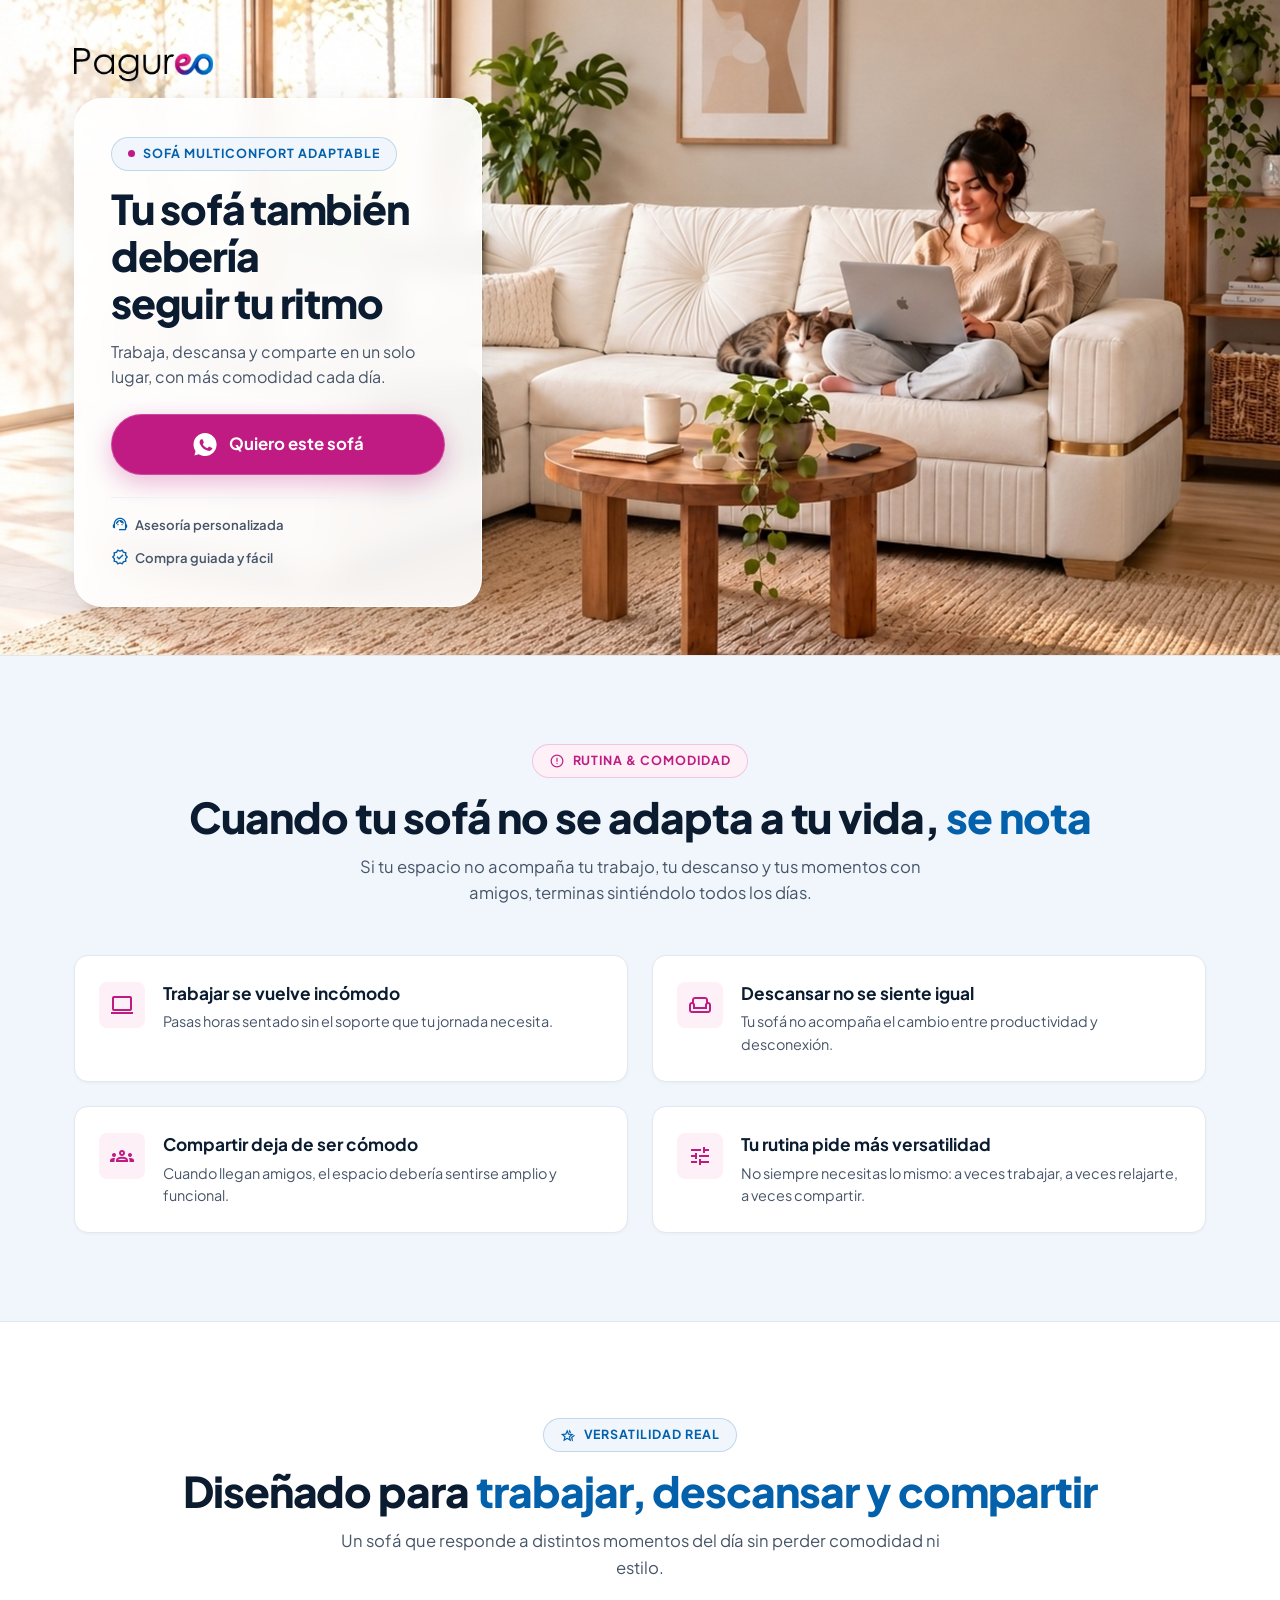
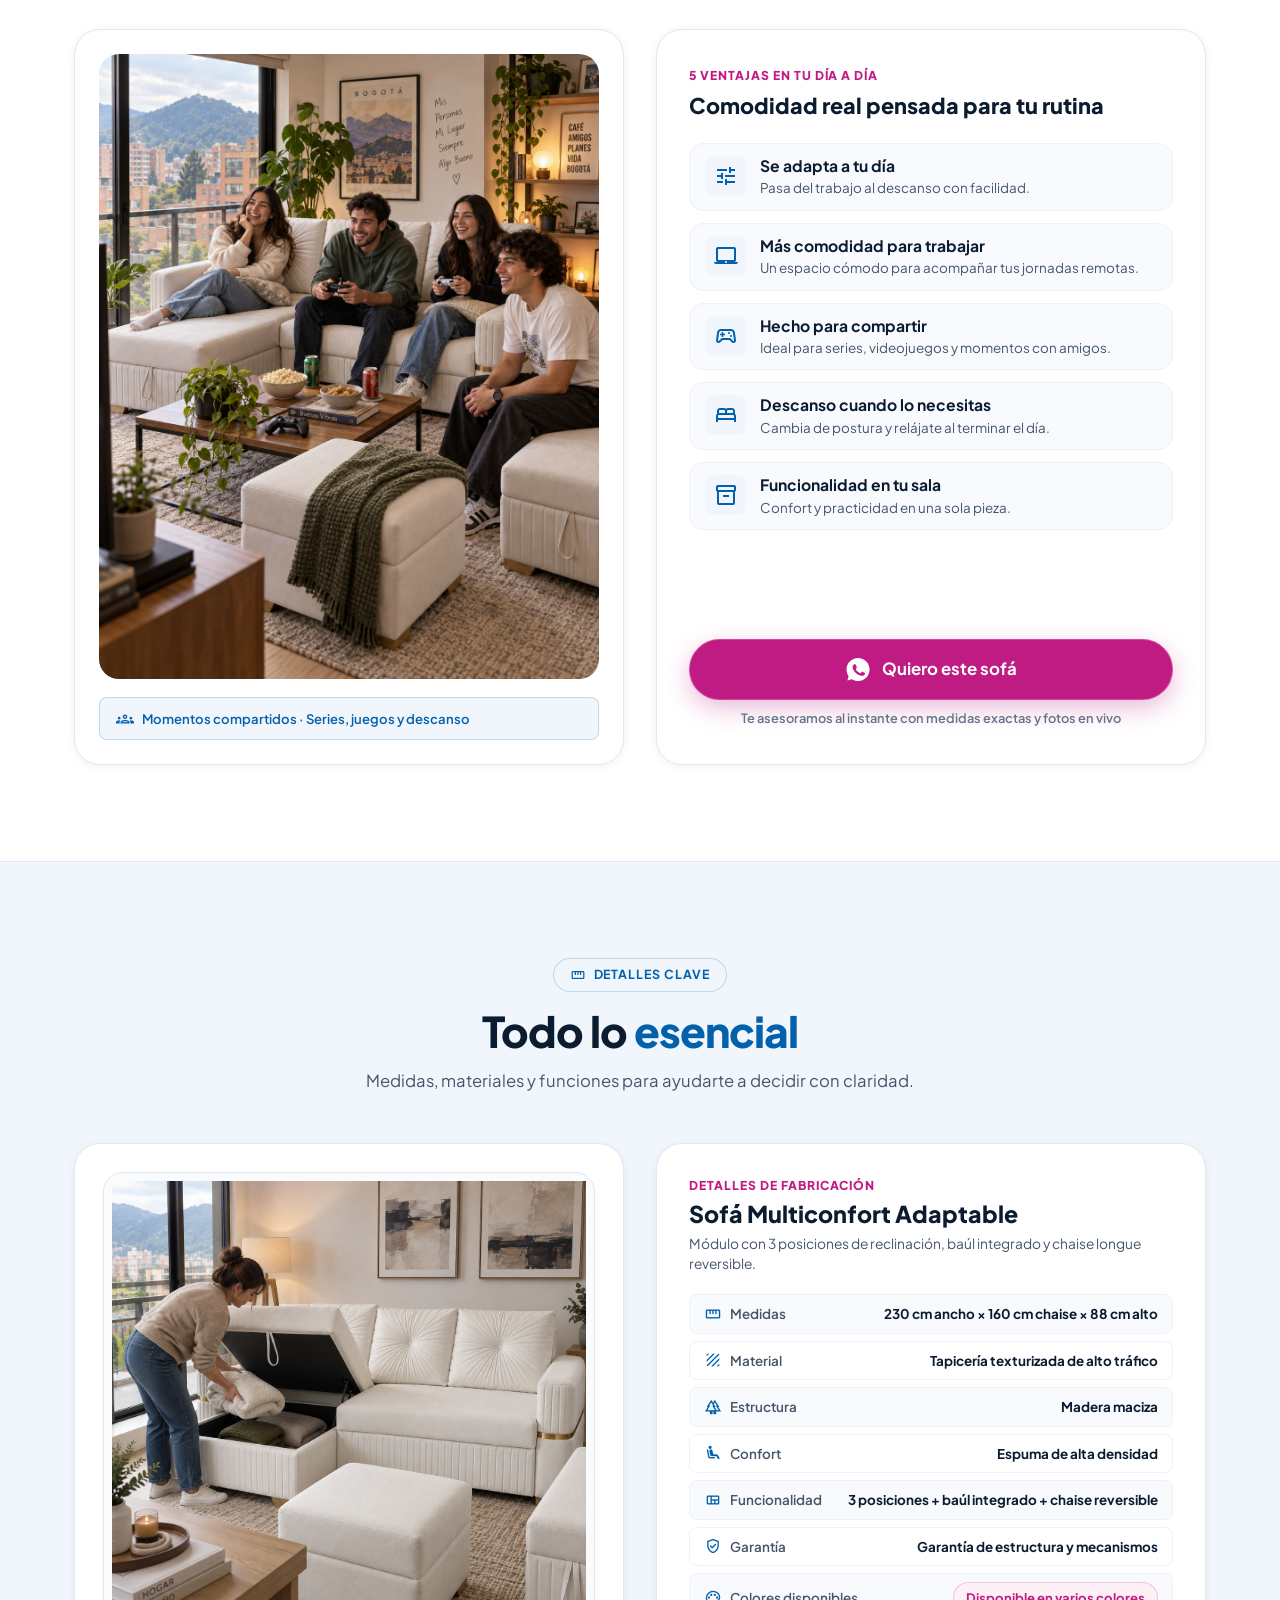
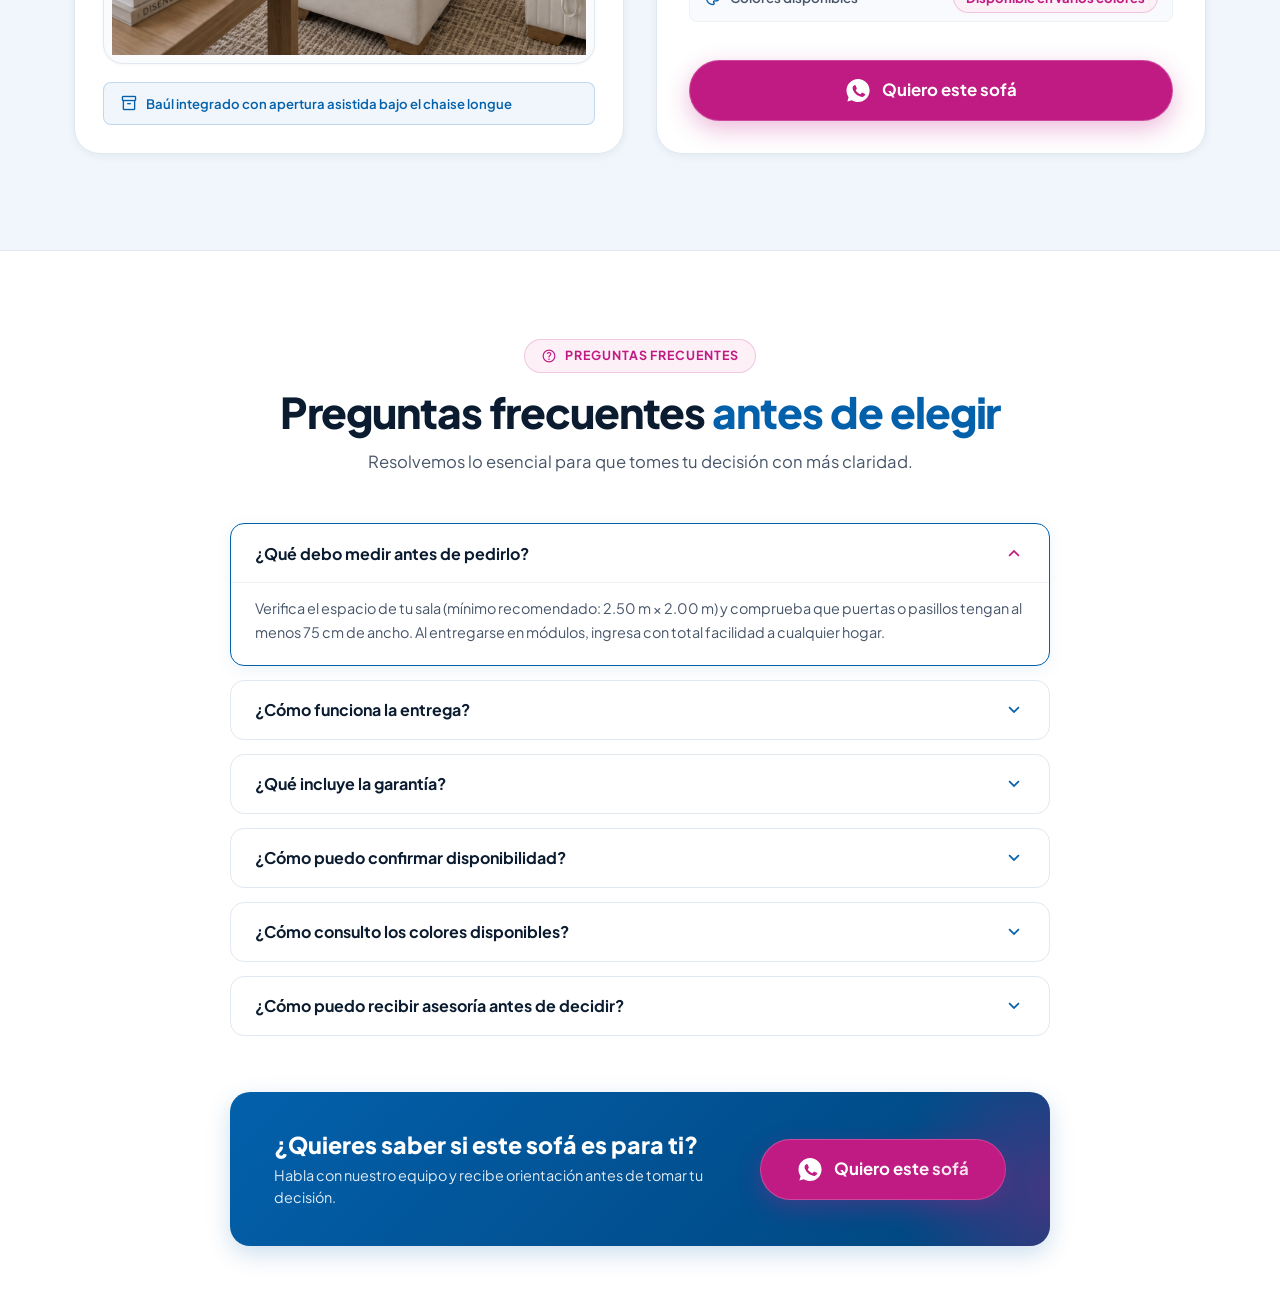
<file: index.html>
<!DOCTYPE html>
<html lang="es">
<head>
  <meta charset="UTF-8">
  <meta name="viewport" content="width=device-width, initial-scale=1.0">
  <title>Sofá Multiconfort Adaptable | Pagureo</title>
  <meta name="description" content="Descubre el Sofá Multiconfort de Pagureo: diseñado para trabajar cómodo desde casa, descansar profundamente y compartir con amigos. Asesoría directa por WhatsApp.">
  <meta name="keywords" content="sofa trabajo remoto, sofa multifuncional, sofa reclinable, sofa sala moderno, comprar sofa por whatsapp, pagureo">
  
  <!-- Favicon Pagureo -->
  <link rel="icon" type="image/png" sizes="32x32" href="images/favicon.png">
  <link rel="icon" type="image/x-icon" href="images/favicon.ico">
  
  <!-- Tipografía Plus Jakarta Sans & Material Symbols -->
  <link rel="preconnect" href="https://fonts.googleapis.com">
  <link rel="preconnect" href="https://fonts.gstatic.com" crossorigin>
  <link href="https://fonts.googleapis.com/css2?family=Plus+Jakarta+Sans:wght@400;500;600;700;800&display=swap" rel="stylesheet">
  <link href="https://fonts.googleapis.com/css2?family=Material+Symbols+Outlined:opsz,wght,FILL,GRAD@20..48,100..700,0..1,-50..200" rel="stylesheet">
  
  <!-- Hoja de Estilos -->
  <link rel="stylesheet" href="css/styles.css">
</head>
<body>

  <main>
    <!-- ========================================================================
         SECCIÓN 1: HERO SECTION
         ======================================================================== -->
    <section class="hero-section" id="inicio">
      <!-- Background 16:9 nítido y saturado como fondo completo sin gradiente invasivo -->
      <div class="hero-bg-visual">
        <img 
          src="images/hero_lifestyle_16_9.png" 
          alt="Sofá Multiconfort Adaptable para trabajo remoto y compartir en casa" 
          class="hero-bg-img"
          loading="eager"
        >
      </div>

      <div class="container hero-container">
        <!-- Columna izquierda con logo independiente y panel de contenido -->
        <div class="hero-content-column">
          <!-- Logotipo Oficial Pagureo fuera del cuadro blanco (Elemento secundario) -->
          <div class="hero-brand-standalone">
            <img 
              src="images/pagureo_logo.png" 
              alt="Pagureo" 
              class="hero-brand-logo"
            >
          </div>

          <!-- Panel de contenido blanco translúcido (Solo badge, título, texto, CTA y beneficios) -->
          <div class="hero-card-panel">
            <div class="section-badge">
              <span class="badge-dot"></span>
              <span>SOFÁ MULTICONFORT ADAPTABLE</span>
            </div>
          
          <h1 class="hero-title">
            Tu sofá también debería <br>
            <span class="accent-blue">seguir tu ritmo</span>
          </h1>
          
          <p class="hero-subtitle">
            Trabaja, descansa y comparte en un solo lugar, con más comodidad cada día.
          </p>
          
          <div class="hero-ctas">
            <a href="#whatsapp" class="btn btn-primary btn-lg" id="heroPrimaryCta" data-whatsapp-cta>
              <svg class="whatsapp-icon-svg" viewBox="5.5 5.8 12.5 12.2" aria-hidden="true">
                <path d="M12.031 6.172c-3.181 0-5.767 2.586-5.768 5.766-.001 1.298.38 2.27 1.019 3.287l-.582 2.128 2.182-.573c.976.58 2.011.924 3.149.924l.005.001c3.18 0 5.767-2.587 5.768-5.766.001-3.182-2.585-5.767-5.773-5.773zm3.364 8.163c-.14.394-.712.723-1.002.771-.278.046-.641.082-1.849-.418-1.547-.64-2.548-2.221-2.626-2.325-.078-.104-.63-0.838-.63-1.6 0-.762.399-1.137.541-1.293.141-.156.311-.195.414-.195.104 0 .207.001.297.006.096.005.226-.036.353.27.13.313.447 1.089.486 1.168.039.078.065.17.013.273-.052.104-.078.17-.156.26-.078.091-.164.204-.234.274-.078.078-.16.163-.069.319.091.156.405.669.87 1.082.598.533 1.101.698 1.257.776.156.078.247.065.338-.039.091-.104.39-0.454.494-.61.104-.156.208-.13.351-.078.143.052.909.429 1.065.507.156.078.26.117.299.182.039.065.039.377-.101.771z"/>
              </svg>
              <span>Quiero este sofá</span>
            </a>
          </div>
          
          <!-- Micro-puntos de confianza (Solo los 2 requeridos) -->
          <div class="hero-micro-trust">
            <div class="micro-trust-item">
              <span class="material-symbols-outlined">support_agent</span>
              <span>Asesoría personalizada</span>
            </div>
            <div class="micro-trust-item">
              <span class="material-symbols-outlined">verified</span>
              <span>Compra guiada y fácil</span>
            </div>
          </div>
        </div>
      </div>
    </div>
  </section>

    <!-- ========================================================================
         SECCIÓN 2: DOLORES
         ======================================================================== -->
    <section class="pain-section" id="dolores">
      <div class="container">
        
        <div class="section-header text-center">
          <div class="section-badge badge-magenta">
            <span class="material-symbols-outlined" style="font-size: 16px;">error_outline</span>
            <span>RUTINA & COMODIDAD</span>
          </div>
          <h2 class="section-title">
            Cuando tu sofá no se adapta a tu vida, <span class="accent-blue">se nota</span>
          </h2>
          <p class="section-subtitle">
            Si tu espacio no acompaña tu trabajo, tu descanso y tus momentos con amigos, terminas sintiéndolo todos los días.
          </p>
        </div>
        
        <!-- Grid de 4 Tarjetas Concisas -->
        <div class="pain-grid">
          
          <div class="pain-card">
            <div class="pain-icon-wrapper">
              <span class="material-symbols-outlined">laptop</span>
            </div>
            <div class="pain-card-body">
              <h3>Trabajar se vuelve incómodo</h3>
              <p>Pasas horas sentado sin el soporte que tu jornada necesita.</p>
            </div>
          </div>
          
          <div class="pain-card">
            <div class="pain-icon-wrapper">
              <span class="material-symbols-outlined">weekend</span>
            </div>
            <div class="pain-card-body">
              <h3>Descansar no se siente igual</h3>
              <p>Tu sofá no acompaña el cambio entre productividad y desconexión.</p>
            </div>
          </div>
          
          <div class="pain-card">
            <div class="pain-icon-wrapper">
              <span class="material-symbols-outlined">groups</span>
            </div>
            <div class="pain-card-body">
              <h3>Compartir deja de ser cómodo</h3>
              <p>Cuando llegan amigos, el espacio debería sentirse amplio y funcional.</p>
            </div>
          </div>
          
          <div class="pain-card">
            <div class="pain-icon-wrapper">
              <span class="material-symbols-outlined">tune</span>
            </div>
            <div class="pain-card-body">
              <h3>Tu rutina pide más versatilidad</h3>
              <p>No siempre necesitas lo mismo: a veces trabajar, a veces relajarte, a veces compartir.</p>
            </div>
          </div>
          
        </div>
        
      </div>
    </section>

    <!-- ========================================================================
         SECCIÓN 3: BENEFICIOS
         ======================================================================== -->
    <section class="benefits-section" id="beneficios">
      <div class="container">
        
        <div class="section-header text-center">
          <div class="section-badge">
            <span class="material-symbols-outlined" style="font-size: 16px;">hotel_class</span>
            <span>VERSATILIDAD REAL</span>
          </div>
          <h2 class="section-title">
            Diseñado para <span class="accent-blue">trabajar, descansar y compartir</span>
          </h2>
          <p class="section-subtitle">
            Un sofá que responde a distintos momentos del día sin perder comodidad ni estilo.
          </p>
        </div>
        
        <!-- Layout 2 Columnas: Tarjetas Compañeras Simétricas -->
        <div class="benefits-layout">
          
          <!-- Columna Izquierda: Tarjeta de Imagen Lifestyle -->
          <div class="benefits-card-media">
            <div class="benefits-image-box">
              <img 
                src="images/beneficios_lifestyle_4_5.png" 
                alt="Amigos compartiendo y jugando en el Sofá Multiconfort" 
                class="benefits-img-4-5"
                loading="lazy"
              >
            </div>
            <div class="benefits-media-badge">
              <span class="material-symbols-outlined">groups</span>
              <span>Momentos compartidos · Series, juegos y descanso</span>
            </div>
          </div>
          
          <!-- Columna Derecha: Tarjeta de Contenido y Beneficios Clave -->
          <div class="benefits-card-content">
            <div class="benefits-card-header">
              <span class="benefits-eyebrow">5 VENTAJAS EN TU DÍA A DÍA</span>
              <h3 class="benefits-card-title">Comodidad real pensada para tu rutina</h3>
            </div>
            
            <div class="benefits-list">
              
              <div class="benefit-item">
                <div class="benefit-icon-box">
                  <span class="material-symbols-outlined">tune</span>
                </div>
                <div class="benefit-info">
                  <h3>Se adapta a tu día</h3>
                  <p>Pasa del trabajo al descanso con facilidad.</p>
                </div>
              </div>
              
              <div class="benefit-item">
                <div class="benefit-icon-box">
                  <span class="material-symbols-outlined">laptop_mac</span>
                </div>
                <div class="benefit-info">
                  <h3>Más comodidad para trabajar</h3>
                  <p>Un espacio cómodo para acompañar tus jornadas remotas.</p>
                </div>
              </div>
              
              <div class="benefit-item">
                <div class="benefit-icon-box">
                  <span class="material-symbols-outlined">sports_esports</span>
                </div>
                <div class="benefit-info">
                  <h3>Hecho para compartir</h3>
                  <p>Ideal para series, videojuegos y momentos con amigos.</p>
                </div>
              </div>
              
              <div class="benefit-item">
                <div class="benefit-icon-box">
                  <span class="material-symbols-outlined">bed</span>
                </div>
                <div class="benefit-info">
                  <h3>Descanso cuando lo necesitas</h3>
                  <p>Cambia de postura y relájate al terminar el día.</p>
                </div>
              </div>
              
              <div class="benefit-item">
                <div class="benefit-icon-box">
                  <span class="material-symbols-outlined">inventory_2</span>
                </div>
                <div class="benefit-info">
                  <h3>Funcionalidad en tu sala</h3>
                  <p>Confort y practicidad en una sola pieza.</p>
                </div>
              </div>
              
            </div>
            
            <!-- CTA de la Sección Beneficios -->
            <div class="benefits-cta-box">
              <a href="#whatsapp" class="btn btn-primary btn-lg" id="benefitsCtaBtn" data-whatsapp-cta>
                <svg class="whatsapp-icon-svg" viewBox="5.5 5.8 12.5 12.2" aria-hidden="true">
                  <path d="M12.031 6.172c-3.181 0-5.767 2.586-5.768 5.766-.001 1.298.38 2.27 1.019 3.287l-.582 2.128 2.182-.573c.976.58 2.011.924 3.149.924l.005.001c3.18 0 5.767-2.587 5.768-5.766.001-3.182-2.585-5.767-5.773-5.773zm3.364 8.163c-.14.394-.712.723-1.002.771-.278.046-.641.082-1.849-.418-1.547-.64-2.548-2.221-2.626-2.325-.078-.104-.63-0.838-.63-1.6 0-.762.399-1.137.541-1.293.141-.156.311-.195.414-.195.104 0 .207.001.297.006.096.005.226-.036.353.27.13.313.447 1.089.486 1.168.039.078.065.17.013.273-.052.104-.078.17-.156.26-.078.091-.164.204-.234.274-.078.078-.16.163-.069.319.091.156.405.669.87 1.082.598.533 1.101.698 1.257.776.156.078.247.065.338-.039.091-.104.39-0.454.494-.61.104-.156.208-.13.351-.078.143.052.909.429 1.065.507.156.078.26.117.299.182.039.065.039.377-.101.771z"/>
                </svg>
                <span>Quiero este sofá</span>
              </a>
              <span class="benefits-micro-note">
                Te asesoramos al instante con medidas exactas y fotos en vivo
              </span>
            </div>
            
          </div>
          
        </div>
        
      </div>
    </section>

    <!-- ========================================================================
         SECCIÓN 4: DETALLES CLAVE / TODO LO ESENCIAL
         ======================================================================== -->
    <section class="specs-section" id="ficha-tecnica">
      <div class="container">
        
        <div class="section-header text-center">
          <div class="section-badge">
            <span class="material-symbols-outlined" style="font-size: 16px;">straighten</span>
            <span>DETALLES CLAVE</span>
          </div>
          <h2 class="section-title">
            Todo lo <span class="accent-blue">esencial</span>
          </h2>
          <p class="section-subtitle">
            Medidas, materiales y funciones para ayudarte a decidir con claridad.
          </p>
        </div>
        
        <!-- Layout 2 Columnas: Tarjetas Compañeras Simétricas -->
        <div class="specs-layout">
          
          <!-- Columna Izquierda: Tarjeta de Fotografía del Baúl Abierto -->
          <div class="specs-card-media">
            <div class="specs-main-image-box">
              <img 
                src="images/baul_abierto.png" 
                alt="Sofá con baúl integrado abierto para almacenamiento" 
                class="specs-main-img" 
                id="specImg"
                loading="lazy"
              >
            </div>
            <div class="specs-image-caption">
              <span class="material-symbols-outlined">inventory_2</span>
              <span>Baúl integrado con apertura asistida bajo el chaise longue</span>
            </div>
          </div>
          
          <!-- Columna Derecha: Tarjeta de Información Técnica Concisa -->
          <div class="specs-card-content">
            
            <div class="specs-model-header">
              <span class="specs-eyebrow">DETALLES DE FABRICACIÓN</span>
              <h3>Sofá Multiconfort Adaptable</h3>
              <p>Módulo con 3 posiciones de reclinación, baúl integrado y chaise longue reversible.</p>
            </div>
            
            <div class="specs-rows-grid">
              
              <div class="spec-data-row">
                <div class="spec-field">
                  <span class="material-symbols-outlined">straighten</span>
                  <span>Medidas</span>
                </div>
                <div class="spec-value">230 cm ancho × 160 cm chaise × 88 cm alto</div>
              </div>
              
              <div class="spec-data-row">
                <div class="spec-field">
                  <span class="material-symbols-outlined">texture</span>
                  <span>Material</span>
                </div>
                <div class="spec-value">Tapicería texturizada de alto tráfico</div>
              </div>
              
              <div class="spec-data-row">
                <div class="spec-field">
                  <span class="material-symbols-outlined">forest</span>
                  <span>Estructura</span>
                </div>
                <div class="spec-value">Madera maciza</div>
              </div>
              
              <div class="spec-data-row">
                <div class="spec-field">
                  <span class="material-symbols-outlined">airline_seat_recline_extra</span>
                  <span>Confort</span>
                </div>
                <div class="spec-value">Espuma de alta densidad</div>
              </div>
              
              <div class="spec-data-row">
                <div class="spec-field">
                  <span class="material-symbols-outlined">view_quilt</span>
                  <span>Funcionalidad</span>
                </div>
                <div class="spec-value">3 posiciones + baúl integrado + chaise reversible</div>
              </div>
              
              <div class="spec-data-row">
                <div class="spec-field">
                  <span class="material-symbols-outlined">verified_user</span>
                  <span>Garantía</span>
                </div>
                <div class="spec-value">Garantía de estructura y mecanismos</div>
              </div>
              
              <div class="spec-data-row spec-row-colors">
                <div class="spec-field">
                  <span class="material-symbols-outlined">palette</span>
                  <span>Colores disponibles</span>
                </div>
                <div class="spec-value spec-value-colors">
                  <span class="colors-badge">Disponible en varios colores</span>
                </div>
              </div>
              
            </div>
            
            <div class="specs-cta-box">
              <a href="#whatsapp" class="btn btn-primary btn-lg" id="specCtaBtn" data-whatsapp-cta>
                <svg class="whatsapp-icon-svg" viewBox="5.5 5.8 12.5 12.2" aria-hidden="true">
                  <path d="M12.031 6.172c-3.181 0-5.767 2.586-5.768 5.766-.001 1.298.38 2.27 1.019 3.287l-.582 2.128 2.182-.573c.976.58 2.011.924 3.149.924l.005.001c3.18 0 5.767-2.587 5.768-5.766.001-3.182-2.585-5.767-5.773-5.773zm3.364 8.163c-.14.394-.712.723-1.002.771-.278.046-.641.082-1.849-.418-1.547-.64-2.548-2.221-2.626-2.325-.078-.104-.63-0.838-.63-1.6 0-.762.399-1.137.541-1.293.141-.156.311-.195.414-.195.104 0 .207.001.297.006.096.005.226-.036.353.27.13.313.447 1.089.486 1.168.039.078.065.17.013.273-.052.104-.078.17-.156.26-.078.091-.164.204-.234.274-.078.078-.16.163-.069.319.091.156.405.669.87 1.082.598.533 1.101.698 1.257.776.156.078.247.065.338-.039.091-.104.39-0.454.494-.61.104-.156.208-.13.351-.078.143.052.909.429 1.065.507.156.078.26.117.299.182.039.065.039.377-.101.771z"/>
                </svg>
                <span>Quiero este sofá</span>
              </a>
            </div>
            
          </div>
          
        </div>
        
      </div>
    </section>

    <!-- ========================================================================
         SECCIÓN 5: FAQ (CON CIERRE CTA INTEGRADO)
         ======================================================================== -->
    <section class="faq-section" id="faq">
      <div class="container">
        
        <div class="section-header text-center">
          <div class="section-badge badge-magenta">
            <span class="material-symbols-outlined" style="font-size: 16px;">help_outline</span>
            <span>PREGUNTAS FRECUENTES</span>
          </div>
          <h2 class="section-title">
            Preguntas frecuentes <span class="accent-blue">antes de elegir</span>
          </h2>
          <p class="section-subtitle">
            Resolvemos lo esencial para que tomes tu decisión con más claridad.
          </p>
        </div>
        
        <!-- Acordeón FAQ Conciso -->
        <div class="faq-accordion-list">
          
          <div class="faq-item">
            <button class="faq-trigger" type="button">
              <span>¿Qué debo medir antes de pedirlo?</span>
              <span class="material-symbols-outlined faq-icon-arrow">expand_more</span>
            </button>
            <div class="faq-content">
              <div class="faq-content-inner">
                Verifica el espacio de tu sala (mínimo recomendado: 2.50 m × 2.00 m) y comprueba que puertas o pasillos tengan al menos 75 cm de ancho. Al entregarse en módulos, ingresa con total facilidad a cualquier hogar.
              </div>
            </div>
          </div>
          
          <div class="faq-item">
            <button class="faq-trigger" type="button">
              <span>¿Cómo funciona la entrega?</span>
              <span class="material-symbols-outlined faq-icon-arrow">expand_more</span>
            </button>
            <div class="faq-content">
              <div class="faq-content-inner">
                Coordinamos previamente contigo la fecha y franja horaria más conveniente. El sofá viaja debidamente embalado y protegido en módulos para garantizar que llegue intacto hasta tu sala.
              </div>
            </div>
          </div>
          
          <div class="faq-item">
            <button class="faq-trigger" type="button">
              <span>¿Qué incluye la garantía?</span>
              <span class="material-symbols-outlined faq-icon-arrow">expand_more</span>
            </button>
            <div class="faq-content">
              <div class="faq-content-inner">
                Incluye cobertura directa sobre la estructura de madera maciza y todos los herrajes del mecanismo de reclinación ante cualquier eventual defecto de fabricación.
              </div>
            </div>
          </div>
          
          <div class="faq-item">
            <button class="faq-trigger" type="button">
              <span>¿Cómo puedo confirmar disponibilidad?</span>
              <span class="material-symbols-outlined faq-icon-arrow">expand_more</span>
            </button>
            <div class="faq-content">
              <div class="faq-content-inner">
                Escríbenos directamente por WhatsApp y te indicaremos al instante si tenemos unidades para despacho inmediato o el tiempo exacto de confección.
              </div>
            </div>
          </div>
          
          <div class="faq-item">
            <button class="faq-trigger" type="button">
              <span>¿Cómo consulto los colores disponibles?</span>
              <span class="material-symbols-outlined faq-icon-arrow">expand_more</span>
            </button>
            <div class="faq-content">
              <div class="faq-content-inner">
                Por WhatsApp te enviamos fotos y videos con luz natural del catálogo completo de telas y tonos para que escojas el que mejor combina con tu espacio.
              </div>
            </div>
          </div>
          
          <div class="faq-item">
            <button class="faq-trigger" type="button">
              <span>¿Cómo puedo recibir asesoría antes de decidir?</span>
              <span class="material-symbols-outlined faq-icon-arrow">expand_more</span>
            </button>
            <div class="faq-content">
              <div class="faq-content-inner">
                Solo pulsa en "Quiero este sofá". Un asesor de nuestro equipo te guiará con medidas, distribución recomendada para tu sala y resolverá cualquier duda sin compromiso.
              </div>
            </div>
          </div>
          
        </div>
        
        <!-- Bloque de Cierre CTA Integrado al Final del FAQ -->
        <div class="faq-closing-cta-card">
          <div class="faq-closing-text">
            <h3>¿Quieres saber si este sofá es para ti?</h3>
            <p>Habla con nuestro equipo y recibe orientación antes de tomar tu decisión.</p>
          </div>
          <a href="#whatsapp" class="btn btn-primary btn-lg" id="faqClosingCtaBtn" data-whatsapp-cta>
            <svg class="whatsapp-icon-svg" viewBox="5.5 5.8 12.5 12.2" aria-hidden="true">
              <path d="M12.031 6.172c-3.181 0-5.767 2.586-5.768 5.766-.001 1.298.38 2.27 1.019 3.287l-.582 2.128 2.182-.573c.976.58 2.011.924 3.149.924l.005.001c3.18 0 5.767-2.587 5.768-5.766.001-3.182-2.585-5.767-5.773-5.773zm3.364 8.163c-.14.394-.712.723-1.002.771-.278.046-.641.082-1.849-.418-1.547-.64-2.548-2.221-2.626-2.325-.078-.104-.63-0.838-.63-1.6 0-.762.399-1.137.541-1.293.141-.156.311-.195.414-.195.104 0 .207.001.297.006.096.005.226-.036.353.27.13.313.447 1.089.486 1.168.039.078.065.17.013.273-.052.104-.078.17-.156.26-.078.091-.164.204-.234.274-.078.078-.16.163-.069.319.091.156.405.669.87 1.082.598.533 1.101.698 1.257.776.156.078.247.065.338-.039.091-.104.39-0.454.494-.61.104-.156.208-.13.351-.078.143.052.909.429 1.065.507.156.078.26.117.299.182.039.065.039.377-.101.771z"/>
            </svg>
            <span>Quiero este sofá</span>
          </a>
        </div>
        
      </div>
    </section>
  </main>



  <!-- ========================================================================
       BARRA MÓVIL FLOTANTE FIJA
       ======================================================================== -->
  <aside class="sticky-mobile-bar" id="stickyMobileBar" aria-label="Acceso rápido WhatsApp móvil">
    <div class="sticky-mobile-info">
      <span class="sticky-mobile-title">Sofá Multiconfort</span>
      <span class="sticky-mobile-sub">Asesoría personalizada directa</span>
    </div>
    <a href="#whatsapp" class="btn btn-primary" data-whatsapp-cta>
      <svg class="whatsapp-icon-svg" viewBox="5.5 5.8 12.5 12.2" aria-hidden="true">
        <path d="M12.031 6.172c-3.181 0-5.767 2.586-5.768 5.766-.001 1.298.38 2.27 1.019 3.287l-.582 2.128 2.182-.573c.976.58 2.011.924 3.149.924l.005.001c3.18 0 5.767-2.587 5.768-5.766.001-3.182-2.585-5.767-5.773-5.767zm3.364 8.163c-.14.394-.712.723-1.002.771-.278.046-.641.082-1.849-.418-1.547-.64-2.548-2.221-2.626-2.325-.078-.104-.63-0.838-.63-1.6 0-.762.399-1.137.541-1.293.141-.156.311-.195.414-.195.104 0 .207.001.297.006.096.005.226-.036.353.27.13.313.447 1.089.486 1.168.039.078.065.17.013.273-.052.104-.078.17-.156.26-.078.091-.164.204-.234.274-.078.078-.16.163-.069.319.091.156.405.669.87 1.082.598.533 1.101.698 1.257.776.156.078.247.065.338-.039.091-.104.39-0.454.494-.61.104-.156.208-.13.351-.078.143.052.909.429 1.065.507.156.078.26.117.299.182.039.065.039.377-.101.771z"/>
      </svg>
      <span>Quiero este sofá</span>
    </a>
  </aside>

  <!-- Script de Interacción -->
  <script src="js/main.js"></script>
</body>
</html>
</file>
<file: css/styles.css>
/* ==========================================================================
   PAGUREO — SISTEMA DE DISEÑO DE ALTA CONVERSIÓN
   Producto Único: Sofá Multiconfort Adaptable
   Canal de Cierre: WhatsApp
   Paleta 60/30/10: 60% Blanco, 30% Azul (#0360AB), 10% Magenta (#C01B83)
   ========================================================================== */

:root {
  /* Paleta 60 / 30 / 10 */
  --bg-primary: #ffffff;
  --bg-subtle: #f8fafd;
  --bg-light-blue: #f0f6fc;
  --bg-light-blue-card: #eff6ff;
  --bg-light-magenta: #fdf0f7;
  
  --brand-blue: #0360ab;
  --brand-blue-dark: #00457d;
  --brand-blue-light: #e8f2fc;
  --brand-blue-border: rgba(3, 96, 171, 0.2);
  
  --brand-magenta: #c01b83;
  --brand-magenta-dark: #9e1069;
  --brand-magenta-hover: #a81571;
  --brand-magenta-glow: rgba(192, 27, 131, 0.25);
  
  --text-main: #0b1c30;
  --text-secondary: #475569;
  --text-muted: #64748b;
  --text-inverse: #ffffff;
  
  --border-subtle: #e2e8f0;
  --border-light: #edf2f7;
  
  /* Sombras y Elevaciones */
  --shadow-xs: 0 1px 3px rgba(11, 28, 48, 0.04);
  --shadow-sm: 0 2px 8px rgba(11, 28, 48, 0.06);
  --shadow-md: 0 8px 24px rgba(11, 28, 48, 0.07);
  --shadow-lg: 0 16px 36px rgba(11, 28, 48, 0.09);
  --shadow-magenta: 0 8px 24px rgba(192, 27, 131, 0.3);
  --shadow-blue: 0 8px 24px rgba(3, 96, 171, 0.2);
  
  /* Radios */
  --radius-sm: 8px;
  --radius-md: 14px;
  --radius-lg: 20px;
  --radius-xl: 26px;
  --radius-pill: 9999px;
  
  /* Transiciones */
  --trans-fast: 0.2s cubic-bezier(0.16, 1, 0.3, 1);
  --trans-normal: 0.3s cubic-bezier(0.16, 1, 0.3, 1);
  
  /* Layout */
  --container-max: 1180px;
}

/* --------------------------------------------------------------------------
   RESET & TIPOGRAFÍA BASE
   -------------------------------------------------------------------------- */
*, *::before, *::after {
  box-sizing: border-box;
  margin: 0;
  padding: 0;
}

html {
  scroll-behavior: smooth;
  scroll-padding-top: 24px;
  -webkit-font-smoothing: antialiased;
}

body {
  font-family: 'Plus Jakarta Sans', -apple-system, BlinkMacSystemFont, 'Segoe UI', Roboto, sans-serif;
  background-color: var(--bg-primary);
  color: var(--text-main);
  line-height: 1.6;
  overflow-x: hidden;
}

img {
  max-width: 100%;
  height: auto;
  display: block;
}

a {
  color: inherit;
  text-decoration: none;
}

button {
  font-family: inherit;
  cursor: pointer;
  border: none;
  background: none;
}

.container {
  width: 100%;
  max-width: var(--container-max);
  margin-left: auto;
  margin-right: auto;
  padding-left: 24px;
  padding-right: 24px;
}

/* --------------------------------------------------------------------------
   ELEMENTOS DE ENCABEZADO DE SECCIÓN
   -------------------------------------------------------------------------- */
.section-badge {
  display: inline-flex;
  align-items: center;
  gap: 8px;
  padding: 6px 16px;
  border-radius: var(--radius-pill);
  font-size: 0.78rem;
  font-weight: 700;
  text-transform: uppercase;
  letter-spacing: 0.08em;
  margin-bottom: 14px;
  background-color: var(--bg-light-blue);
  color: var(--brand-blue);
  border: 1px solid var(--brand-blue-border);
}

.section-badge.badge-magenta {
  background-color: var(--bg-light-magenta);
  color: var(--brand-magenta);
  border-color: rgba(192, 27, 131, 0.2);
}

.section-badge .badge-dot {
  width: 7px;
  height: 7px;
  border-radius: 50%;
  background-color: var(--brand-magenta);
  display: inline-block;
  animation: pulse-dot 2s infinite;
}

@keyframes pulse-dot {
  0%, 100% { transform: scale(1); opacity: 1; }
  50% { transform: scale(1.3); opacity: 0.7; }
}

.section-title {
  font-size: clamp(2rem, 3.8vw, 2.65rem);
  font-weight: 800;
  color: var(--text-main);
  line-height: 1.18;
  letter-spacing: -0.025em;
  margin-bottom: 12px;
}

.section-title span.accent-blue {
  color: var(--brand-blue);
}

.section-title span.accent-magenta {
  color: var(--brand-magenta);
}

.section-subtitle {
  font-size: clamp(1rem, 1.3vw, 1.12rem);
  color: var(--text-secondary);
  max-width: 600px;
  line-height: 1.6;
}

.section-header {
  margin-bottom: 48px;
}

.section-header.text-center {
  text-align: center;
}

.section-header.text-center .section-subtitle {
  margin-left: auto;
  margin-right: auto;
}

/* --------------------------------------------------------------------------
   BOTONES PAGUREO (CTA WHATSAPP)
   -------------------------------------------------------------------------- */
.btn {
  display: inline-flex;
  align-items: center;
  justify-content: center;
  gap: 12px;
  padding: 14px 28px;
  border-radius: var(--radius-pill);
  font-size: 0.98rem;
  font-weight: 700;
  transition: all var(--trans-fast);
  white-space: nowrap;
  text-decoration: none;
}

.btn-primary {
  background-color: var(--brand-magenta);
  color: var(--text-inverse);
  box-shadow: var(--shadow-magenta);
  border: 1px solid rgba(255, 255, 255, 0.2);
}

.btn-primary:hover {
  background-color: var(--brand-magenta-dark);
  transform: translateY(-2px);
  box-shadow: 0 10px 28px rgba(192, 27, 131, 0.38);
  color: #ffffff;
}

.btn-primary:active {
  transform: translateY(0);
}

.btn-secondary {
  background-color: var(--bg-primary);
  color: var(--brand-blue);
  border: 1.5px solid var(--border-subtle);
  box-shadow: var(--shadow-xs);
}

.btn-secondary:hover {
  border-color: var(--brand-blue);
  background-color: var(--bg-light-blue);
  color: var(--brand-blue-dark);
  transform: translateY(-2px);
}

.btn-lg {
  padding: 16px 36px;
  font-size: 1.05rem;
  gap: 12px;
}

.btn-sm {
  padding: 9px 20px;
  font-size: 0.86rem;
  gap: 8px;
}

.whatsapp-icon-svg {
  width: 22px;
  height: 22px;
  fill: currentColor;
  flex-shrink: 0;
  display: inline-block;
  vertical-align: middle;
}

.btn-lg .whatsapp-icon-svg {
  width: 25px;
  height: 25px;
}

/* --------------------------------------------------------------------------
   BRAND LOGO (Hero Clean - Por fuera del cuadro de información)
   -------------------------------------------------------------------------- */
.hero-brand-standalone {
  margin-bottom: 16px;
  background: transparent !important;
  background-color: transparent !important;
  box-shadow: none !important;
  border: none !important;
  padding: 0 !important;
  display: inline-flex;
  align-items: center;
}

.hero-brand-logo {
  height: 34px;
  width: auto;
  max-width: 165px;
  object-fit: contain;
  display: block;
  background: transparent !important;
  background-color: transparent !important;
  mix-blend-mode: normal !important;
}

/* --------------------------------------------------------------------------
   1. HERO SECTION (Fondo 16:9 Nítido + Panel Flotante Translúcido a la Izquierda)
   -------------------------------------------------------------------------- */
.hero-section {
  position: relative;
  min-height: 640px;
  display: flex;
  align-items: center;
  padding-top: 48px;
  padding-bottom: 48px;
  background-color: #f8fafc;
  overflow: hidden;
}

/* Background visual 16:9 completo, nítido y saturado sin velo blanco sobre el producto */
.hero-bg-visual {
  position: absolute;
  inset: 0;
  width: 100%;
  height: 100%;
  z-index: 1;
  pointer-events: none;
  overflow: hidden;
}

.hero-bg-img {
  width: 100%;
  height: 100%;
  object-fit: cover;
  object-position: right top;
  display: block;
}

.hero-container {
  position: relative;
  z-index: 2;
  width: 100%;
  display: flex;
  align-items: center;
  justify-content: flex-start;
}

/* Columna de contenido Hero: Logo por fuera + Cuadro de información */
.hero-content-column {
  width: 36%;
  min-width: 380px;
  max-width: 480px;
  display: flex;
  flex-direction: column;
  align-items: flex-start;
}

/* Panel translúcido blanco flotante (Contiene solo: badge, título, texto, CTA y micro-trust) */
.hero-card-panel {
  width: 100%;
  background: rgba(255, 255, 255, 0.92);
  backdrop-filter: blur(14px);
  -webkit-backdrop-filter: blur(14px);
  border-radius: 28px;
  padding: 38px 36px;
  box-shadow: 0 16px 40px rgba(11, 28, 48, 0.10), 0 2px 8px rgba(11, 28, 48, 0.04);
  border: 1px solid rgba(255, 255, 255, 0.95);
  display: flex;
  flex-direction: column;
  align-items: flex-start;
}

.hero-title {
  font-size: clamp(2rem, 3.2vw, 2.75rem);
  font-weight: 800;
  line-height: 1.15;
  letter-spacing: -0.03em;
  color: var(--text-main);
  margin-bottom: 14px;
}

.hero-subtitle {
  font-size: 1rem;
  color: var(--text-secondary);
  line-height: 1.55;
  margin-bottom: 24px;
}

.hero-ctas {
  display: flex;
  align-items: center;
  flex-wrap: wrap;
  gap: 14px;
  margin-bottom: 22px;
  width: 100%;
}

.hero-ctas .btn {
  width: 100%;
}

.hero-micro-trust {
  display: flex;
  align-items: center;
  justify-content: space-between;
  flex-wrap: wrap;
  gap: 12px;
  padding-top: 16px;
  border-top: 1px solid var(--border-light);
  width: 100%;
}

.micro-trust-item {
  display: flex;
  align-items: center;
  gap: 6px;
  font-size: 0.82rem;
  font-weight: 600;
  color: var(--text-secondary);
}

.micro-trust-item .material-symbols-outlined {
  font-size: 18px;
  color: var(--brand-blue);
}

/* --------------------------------------------------------------------------
   2. SECCIÓN DOLORES (4 Tarjetas Concisas de Rutina & Comodidad)
   -------------------------------------------------------------------------- */
.pain-section {
  padding: 88px 0;
  background-color: var(--bg-light-blue);
  border-top: 1px solid var(--border-subtle);
  border-bottom: 1px solid var(--border-subtle);
}

.pain-grid {
  display: grid;
  grid-template-columns: repeat(2, 1fr);
  gap: 24px;
}

.pain-card {
  background-color: #ffffff;
  border: 1.5px solid var(--border-subtle);
  border-radius: var(--radius-md);
  padding: 26px 24px;
  box-shadow: var(--shadow-xs);
  transition: all var(--trans-fast);
  display: flex;
  gap: 18px;
  align-items: flex-start;
}

.pain-card:hover {
  transform: translateY(-4px);
  border-color: rgba(3, 96, 171, 0.35);
  box-shadow: var(--shadow-md);
}

.pain-icon-wrapper {
  width: 46px;
  height: 46px;
  border-radius: var(--radius-sm);
  background-color: var(--bg-light-magenta);
  color: var(--brand-magenta);
  display: flex;
  align-items: center;
  justify-content: center;
  font-size: 22px;
  flex-shrink: 0;
}

.pain-card-body h3 {
  font-size: 1.08rem;
  font-weight: 700;
  color: var(--text-main);
  margin-bottom: 6px;
  line-height: 1.3;
}

.pain-card-body p {
  font-size: 0.9rem;
  color: var(--text-secondary);
  line-height: 1.55;
}

/* --------------------------------------------------------------------------
   3. SECCIÓN BENEFICIOS (Tarjetas Compañeras Simétricas)
   -------------------------------------------------------------------------- */
.benefits-section {
  padding: 96px 0;
  background-color: var(--bg-primary);
}

.benefits-layout {
  display: grid;
  grid-template-columns: 1fr 1fr;
  gap: 32px;
  align-items: stretch;
}

/* Tarjeta Izquierda de Imagen */
.benefits-card-media {
  background-color: #ffffff;
  border: 1.5px solid var(--border-subtle);
  border-radius: var(--radius-xl);
  padding: 24px;
  box-shadow: var(--shadow-sm);
  display: flex;
  flex-direction: column;
  justify-content: space-between;
  gap: 18px;
  height: 100%;
  transition: border-color var(--trans-normal), box-shadow var(--trans-normal);
}

.benefits-card-media:hover {
  border-color: rgba(3, 96, 171, 0.28);
  box-shadow: var(--shadow-md);
}

.benefits-image-box {
  width: 100%;
  flex: 1;
  min-height: 400px;
  border-radius: var(--radius-lg);
  overflow: hidden;
  position: relative;
  background-color: var(--bg-subtle);
}

.benefits-img-4-5 {
  width: 100%;
  height: 100%;
  object-fit: cover;
  object-position: center;
  display: block;
  transition: transform 0.5s cubic-bezier(0.16, 1, 0.3, 1);
}

.benefits-image-box:hover .benefits-img-4-5 {
  transform: scale(1.025);
}

.benefits-media-badge {
  display: flex;
  align-items: center;
  gap: 8px;
  padding: 10px 16px;
  background-color: var(--bg-light-blue);
  border-radius: var(--radius-sm);
  color: var(--brand-blue);
  font-size: 0.82rem;
  font-weight: 600;
  border: 1px solid var(--brand-blue-border);
}

.benefits-media-badge .material-symbols-outlined {
  font-size: 18px;
  color: var(--brand-blue);
}

/* Tarjeta Derecha de Contenido */
.benefits-card-content {
  background-color: #ffffff;
  border: 1.5px solid var(--border-subtle);
  border-radius: var(--radius-xl);
  padding: 36px 32px;
  box-shadow: var(--shadow-sm);
  display: flex;
  flex-direction: column;
  justify-content: space-between;
  gap: 24px;
  height: 100%;
  transition: border-color var(--trans-normal), box-shadow var(--trans-normal);
}

.benefits-card-content:hover {
  border-color: rgba(3, 96, 171, 0.28);
  box-shadow: var(--shadow-md);
}

.benefits-card-header {
  display: flex;
  flex-direction: column;
  gap: 6px;
}

.benefits-eyebrow {
  font-size: 0.76rem;
  font-weight: 800;
  letter-spacing: 0.08em;
  text-transform: uppercase;
  color: var(--brand-magenta);
}

.benefits-card-title {
  font-size: 1.35rem;
  font-weight: 800;
  color: var(--text-main);
  line-height: 1.25;
}

.benefits-list {
  display: flex;
  flex-direction: column;
  gap: 12px;
  flex: 1;
}

.benefit-item {
  display: flex;
  align-items: flex-start;
  gap: 14px;
  padding: 12px 16px;
  background-color: var(--bg-subtle);
  border: 1px solid var(--border-light);
  border-radius: var(--radius-md);
  transition: all var(--trans-fast);
}

.benefit-item:hover {
  background-color: #ffffff;
  border-color: rgba(3, 96, 171, 0.35);
  transform: translateX(3px);
  box-shadow: var(--shadow-xs);
}

.benefit-item .benefit-icon-box {
  width: 40px;
  height: 40px;
  border-radius: var(--radius-sm);
  background-color: var(--bg-light-blue);
  color: var(--brand-blue);
  display: flex;
  align-items: center;
  justify-content: center;
  font-size: 20px;
  flex-shrink: 0;
  transition: all var(--trans-fast);
}

.benefit-item:hover .benefit-icon-box {
  background-color: var(--brand-blue);
  color: #ffffff;
}

.benefit-info h3 {
  font-size: 0.98rem;
  font-weight: 700;
  color: var(--text-main);
  margin-bottom: 2px;
  line-height: 1.3;
}

.benefit-info p {
  font-size: 0.84rem;
  color: var(--text-secondary);
  line-height: 1.45;
}

.benefits-cta-box {
  display: flex;
  flex-direction: column;
  align-items: flex-start;
  gap: 8px;
  padding-top: 4px;
  width: 100%;
}

.benefits-cta-box .btn {
  width: 100%;
}

.benefits-micro-note {
  font-size: 0.8rem;
  color: var(--text-muted);
  font-weight: 600;
  text-align: center;
  width: 100%;
}

/* --------------------------------------------------------------------------
   4. FICHA TÉCNICA / DETALLES CLAVE (Tarjetas Compañeras Simétricas)
   -------------------------------------------------------------------------- */
.specs-section {
  padding: 96px 0;
  background-color: var(--bg-light-blue);
  border-top: 1px solid var(--border-subtle);
  border-bottom: 1px solid var(--border-subtle);
}

.specs-layout {
  display: grid;
  grid-template-columns: 1fr 1fr;
  gap: 32px;
  align-items: stretch;
}

/* Tarjeta Izquierda: Imagen del Baúl Abierto */
.specs-card-media {
  background-color: #ffffff;
  border: 1.5px solid var(--border-subtle);
  border-radius: var(--radius-xl);
  padding: 28px;
  box-shadow: var(--shadow-sm);
  display: flex;
  flex-direction: column;
  justify-content: space-between;
  gap: 18px;
  height: 100%;
  transition: border-color var(--trans-normal), box-shadow var(--trans-normal);
}

.specs-card-media:hover {
  border-color: rgba(3, 96, 171, 0.28);
  box-shadow: var(--shadow-md);
}

.specs-main-image-box {
  width: 100%;
  flex: 1;
  min-height: 340px;
  border-radius: var(--radius-lg);
  overflow: hidden;
  border: 1px solid var(--border-subtle);
  box-shadow: var(--shadow-xs);
  background-color: #fafbfc;
  display: flex;
  align-items: center;
  justify-content: center;
  position: relative;
}

.specs-main-img {
  width: 100%;
  height: 100%;
  object-fit: contain;
  padding: 8px;
  display: block;
  transition: transform 0.4s ease;
}

.specs-main-image-box:hover .specs-main-img {
  transform: scale(1.025);
}

.specs-image-caption {
  display: flex;
  align-items: center;
  gap: 8px;
  padding: 10px 16px;
  background-color: var(--bg-light-blue);
  border-radius: var(--radius-sm);
  color: var(--brand-blue);
  font-size: 0.82rem;
  font-weight: 600;
  border: 1px solid var(--brand-blue-border);
}

.specs-image-caption .material-symbols-outlined {
  font-size: 18px;
  color: var(--brand-blue);
}

/* Tarjeta Derecha: Contenido y Especificaciones */
.specs-card-content {
  background-color: #ffffff;
  border: 1.5px solid var(--border-subtle);
  border-radius: var(--radius-xl);
  padding: 32px;
  box-shadow: var(--shadow-sm);
  display: flex;
  flex-direction: column;
  justify-content: space-between;
  gap: 20px;
  height: 100%;
  transition: border-color var(--trans-normal), box-shadow var(--trans-normal);
}

.specs-card-content:hover {
  border-color: rgba(3, 96, 171, 0.28);
  box-shadow: var(--shadow-md);
}

.specs-model-header {
  display: flex;
  flex-direction: column;
  gap: 4px;
}

.specs-eyebrow {
  font-size: 0.76rem;
  font-weight: 800;
  letter-spacing: 0.08em;
  text-transform: uppercase;
  color: var(--brand-magenta);
}

.specs-model-header h3 {
  font-size: 1.45rem;
  font-weight: 800;
  color: var(--text-main);
  margin-bottom: 2px;
  line-height: 1.25;
}

.specs-model-header p {
  font-size: 0.86rem;
  color: var(--text-secondary);
  line-height: 1.45;
}

.specs-rows-grid {
  display: flex;
  flex-direction: column;
  gap: 7px;
  flex: 1;
}

.spec-data-row {
  display: flex;
  align-items: center;
  justify-content: space-between;
  padding: 8px 14px;
  background-color: var(--bg-subtle);
  border-radius: var(--radius-sm);
  font-size: 0.84rem;
  border: 1px solid var(--border-light);
  gap: 12px;
}

.spec-data-row:nth-child(even) {
  background-color: #ffffff;
}

.spec-field {
  display: flex;
  align-items: center;
  gap: 8px;
  color: var(--text-secondary);
  font-weight: 600;
  flex-shrink: 0;
}

.spec-field .material-symbols-outlined {
  font-size: 18px;
  color: var(--brand-blue);
}

.spec-value {
  font-weight: 700;
  color: var(--text-main);
  text-align: right;
}

.colors-badge {
  display: inline-block;
  padding: 4px 12px;
  background-color: var(--bg-light-magenta);
  color: var(--brand-magenta);
  border-radius: var(--radius-pill);
  font-size: 0.82rem;
  font-weight: 700;
  border: 1px solid rgba(192, 27, 131, 0.2);
}

.specs-cta-box {
  width: 100%;
  padding-top: 4px;
}

.specs-cta-box .btn {
  width: 100%;
}

/* --------------------------------------------------------------------------
   5. SECCIÓN FAQ (CON CIERRE CTA INTEGRADO)
   -------------------------------------------------------------------------- */
.faq-section {
  padding: 88px 0 60px 0;
  background-color: var(--bg-primary);
}

.faq-accordion-list {
  max-width: 820px;
  margin: 0 auto 56px auto;
  display: flex;
  flex-direction: column;
  gap: 14px;
}

.faq-item {
  background-color: #ffffff;
  border: 1.5px solid var(--border-subtle);
  border-radius: var(--radius-md);
  overflow: hidden;
  transition: all var(--trans-fast);
}

.faq-item:hover {
  border-color: rgba(3, 96, 171, 0.3);
}

.faq-item.active {
  border-color: var(--brand-blue);
  box-shadow: 0 4px 16px rgba(3, 96, 171, 0.08);
}

.faq-trigger {
  width: 100%;
  padding: 18px 24px;
  display: flex;
  align-items: center;
  justify-content: space-between;
  text-align: left;
  background: none;
  border: none;
  font-size: 1rem;
  font-weight: 700;
  color: var(--text-main);
  cursor: pointer;
  gap: 16px;
}

.faq-trigger:hover {
  color: var(--brand-blue);
}

.faq-icon-arrow {
  font-size: 22px;
  color: var(--brand-blue);
  transition: transform var(--trans-normal);
  flex-shrink: 0;
}

.faq-item.active .faq-icon-arrow {
  transform: rotate(180deg);
  color: var(--brand-magenta);
}

.faq-content {
  max-height: 0;
  overflow: hidden;
  transition: max-height 0.35s cubic-bezier(0.16, 1, 0.3, 1);
}

.faq-content-inner {
  padding: 0 24px 20px 24px;
  font-size: 0.9rem;
  color: var(--text-secondary);
  line-height: 1.65;
  border-top: 1px solid var(--border-light);
  padding-top: 14px;
}

/* Bloque CTA Integrado Naturalmente al Cierre de FAQ */
.faq-closing-cta-card {
  max-width: 820px;
  margin: 0 auto;
  background: linear-gradient(135deg, #0360ab 0%, #00457d 100%);
  border-radius: var(--radius-lg);
  padding: 38px 44px;
  color: #ffffff;
  display: flex;
  align-items: center;
  justify-content: space-between;
  gap: 28px;
  box-shadow: var(--shadow-blue);
  position: relative;
  overflow: hidden;
}

.faq-closing-cta-card::after {
  content: '';
  position: absolute;
  top: -40%;
  right: -20%;
  width: 320px;
  height: 320px;
  background: radial-gradient(circle, rgba(192, 27, 131, 0.35) 0%, transparent 70%);
  pointer-events: none;
}

.faq-closing-text h3 {
  font-size: 1.45rem;
  font-weight: 800;
  margin-bottom: 6px;
  line-height: 1.25;
}

.faq-closing-text p {
  font-size: 0.9rem;
  color: rgba(255, 255, 255, 0.88);
  line-height: 1.5;
}

.faq-closing-cta-card .btn {
  flex-shrink: 0;
}

/* --------------------------------------------------------------------------
   STICKY MOBILE CONVERSION BAR
   -------------------------------------------------------------------------- */
.sticky-mobile-bar {
  position: fixed;
  bottom: 0;
  left: 0;
  width: 100%;
  background-color: rgba(255, 255, 255, 0.96);
  backdrop-filter: blur(14px);
  -webkit-backdrop-filter: blur(14px);
  border-top: 1px solid var(--border-subtle);
  box-shadow: 0 -4px 20px rgba(11, 28, 48, 0.08);
  padding: 10px 18px calc(10px + env(safe-area-inset-bottom, 0px)) 18px;
  display: none;
  align-items: center;
  justify-content: space-between;
  gap: 14px;
  z-index: 950;
  transform: translateY(100%);
  transition: transform var(--trans-normal);
}

.sticky-mobile-bar.visible {
  transform: translateY(0);
}

.sticky-mobile-info {
  display: flex;
  flex-direction: column;
}

.sticky-mobile-title {
  font-size: 0.78rem;
  font-weight: 700;
  color: var(--brand-blue);
}

.sticky-mobile-sub {
  font-size: 0.68rem;
  color: var(--text-muted);
}

.sticky-mobile-bar .btn {
  padding: 10px 18px;
  font-size: 0.86rem;
  border-radius: var(--radius-pill);
  flex-shrink: 0;
  gap: 8px;
}

.sticky-mobile-bar .whatsapp-icon-svg {
  width: 20px;
  height: 20px;
}

/* --------------------------------------------------------------------------
   RESPONSIVE DESIGN (MEDIA QUERIES)
   -------------------------------------------------------------------------- */
@media (max-width: 1024px) {
  .hero-section {
    min-height: 560px;
    padding-top: 36px;
    padding-bottom: 36px;
  }
  
  .hero-content-column {
    width: 44%;
    min-width: 340px;
  }
  
  .hero-brand-standalone {
    margin-bottom: 14px;
  }
  
  .hero-card-panel {
    width: 100%;
    padding: 32px 26px;
    border-radius: 22px;
  }
  
  .hero-bg-img {
    object-position: right top;
  }
  
  .hero-title {
    font-size: 2.1rem;
  }
  
  /* Beneficios en Tablet */
  .benefits-layout {
    grid-template-columns: 1fr;
    gap: 28px;
  }
  
  .benefits-card-media {
    height: auto;
    padding: 20px;
  }
  
  .benefits-image-box {
    aspect-ratio: 16 / 10;
    max-height: 380px;
    min-height: 280px;
  }
  
  .benefits-card-content {
    height: auto;
    padding: 32px 28px;
  }
  
  /* Ficha Técnica en Tablet */
  .specs-layout {
    grid-template-columns: 1fr;
    gap: 28px;
  }
  
  .specs-card-media {
    height: auto;
    padding: 22px;
  }
  
  .specs-main-image-box {
    aspect-ratio: 16 / 10;
    max-height: 360px;
    min-height: 260px;
  }
  
  .specs-card-content {
    height: auto;
    padding: 32px 28px;
  }
  
  .faq-closing-cta-card {
    flex-direction: column;
    text-align: center;
    padding: 32px 24px;
  }
}

@media (max-width: 768px) {
  html, body {
    overflow-x: hidden;
  }
  
  body {
    padding-bottom: 74px;
  }
  
  .sticky-mobile-bar {
    display: flex;
  }
  
  /* Hero en Móvil: Texto apilado arriba de forma compacta y fotografía 16:9 nítida abajo sin cubrir el producto */
  .hero-section {
    display: flex;
    flex-direction: column;
    padding-top: 24px;
    padding-bottom: 36px;
    min-height: auto;
    background-color: #ffffff;
  }
  
  .hero-container {
    padding-left: 20px;
    padding-right: 20px;
    order: 1;
    width: 100%;
  }
  
  .hero-content-column {
    width: 100%;
    min-width: 0;
    max-width: 100%;
  }
  
  .hero-brand-standalone {
    margin-bottom: 12px;
  }
  
  .hero-brand-logo {
    height: 30px;
    max-width: 150px;
  }
  
  .hero-card-panel {
    width: 100%;
    min-width: 0;
    max-width: 100%;
    background: #ffffff;
    box-shadow: none;
    border: none;
    backdrop-filter: none;
    -webkit-backdrop-filter: none;
    padding: 0;
    border-radius: 0;
  }
  
  .hero-bg-visual {
    position: relative;
    inset: auto;
    width: 100%;
    aspect-ratio: 16 / 9;
    border-radius: var(--radius-lg);
    overflow: hidden;
    margin-top: 20px;
    box-shadow: var(--shadow-sm);
    border: 1px solid var(--border-subtle);
    order: 2;
  }
  
  .hero-bg-img {
    width: 100%;
    height: 100%;
    object-fit: cover;
    object-position: center top;
  }
  
  .hero-title {
    font-size: 2.1rem;
    line-height: 1.18;
    margin-bottom: 12px;
  }
  
  .hero-subtitle {
    font-size: 1rem;
    margin-bottom: 20px;
  }
  
  .hero-ctas {
    width: 100%;
    margin-bottom: 16px;
  }
  
  .hero-ctas .btn {
    width: 100%;
  }
  
  .hero-micro-trust {
    gap: 12px;
    padding-top: 14px;
    max-width: 100%;
  }
  
  /* Dolores en Móvil */
  .pain-section {
    padding: 64px 0;
  }
  
  .pain-grid {
    grid-template-columns: 1fr;
    gap: 16px;
  }
  
  .pain-card {
    padding: 20px 18px;
  }
  
  /* Beneficios en Móvil: Tarjetas apiladas limpias */
  .benefits-section {
    padding: 64px 0;
  }
  
  .benefits-layout {
    grid-template-columns: 1fr;
    gap: 20px;
  }
  
  .benefits-card-media {
    padding: 16px;
    border-radius: var(--radius-lg);
    gap: 12px;
    height: auto;
  }
  
  .benefits-image-box {
    aspect-ratio: 16 / 10;
    max-height: 300px;
    min-height: auto;
    width: 100%;
  }
  
  .benefits-card-content {
    padding: 24px 18px;
    border-radius: var(--radius-lg);
    gap: 20px;
    height: auto;
  }
  
  .benefits-card-title {
    font-size: 1.2rem;
  }
  
  .benefit-item {
    padding: 12px 14px;
    gap: 12px;
  }
  
  .benefit-item .benefit-icon-box {
    width: 38px;
    height: 38px;
    font-size: 19px;
  }
  
  .benefits-cta-box {
    align-items: center;
    width: 100%;
  }
  
  .benefits-cta-box .btn {
    width: 100%;
  }
  
  /* Ficha Técnica en Móvil */
  .specs-section {
    padding: 64px 0;
  }
  
  .specs-layout {
    grid-template-columns: 1fr;
    gap: 20px;
  }
  
  .specs-card-media {
    padding: 16px;
    border-radius: var(--radius-lg);
    gap: 12px;
    height: auto;
  }
  
  .specs-main-image-box {
    aspect-ratio: 16 / 10;
    max-height: 280px;
    min-height: auto;
    width: 100%;
  }
  
  .specs-card-content {
    padding: 24px 18px;
    border-radius: var(--radius-lg);
    gap: 18px;
    height: auto;
  }
  
  .specs-model-header h3 {
    font-size: 1.3rem;
  }
  
  .spec-data-row {
    padding: 8px 12px;
    font-size: 0.82rem;
  }
  
  .specs-cta-box {
    width: 100%;
  }
  
  .specs-cta-box .btn {
    width: 100%;
  }
  
  /* FAQ Cierre en Móvil */
  .faq-section {
    padding: 56px 0 40px 0;
  }
  
  .faq-accordion-list {
    margin-bottom: 36px;
  }
  
  .faq-trigger {
    padding: 16px 18px;
    font-size: 0.95rem;
  }
  
  .faq-content-inner {
    padding: 0 18px 16px 18px;
    font-size: 0.88rem;
  }
  
  .faq-closing-cta-card {
    flex-direction: column;
    text-align: center;
    padding: 28px 20px;
    gap: 20px;
  }
  
  .faq-closing-cta-card .btn {
    width: 100%;
  }
}

@media (max-width: 480px) {
  .container {
    padding-left: 16px;
    padding-right: 16px;
  }
  
  .section-title {
    font-size: 1.85rem;
  }
  
  .hero-title {
    font-size: 1.85rem;
  }
  
  .benefits-card-content,
  .specs-card-content {
    padding: 20px 14px;
  }
  
  .spec-data-row {
    flex-direction: column;
    align-items: flex-start;
    gap: 4px;
    padding: 10px 12px;
  }
  
  .spec-value {
    text-align: left;
    font-size: 0.84rem;
  }
}
</file>
